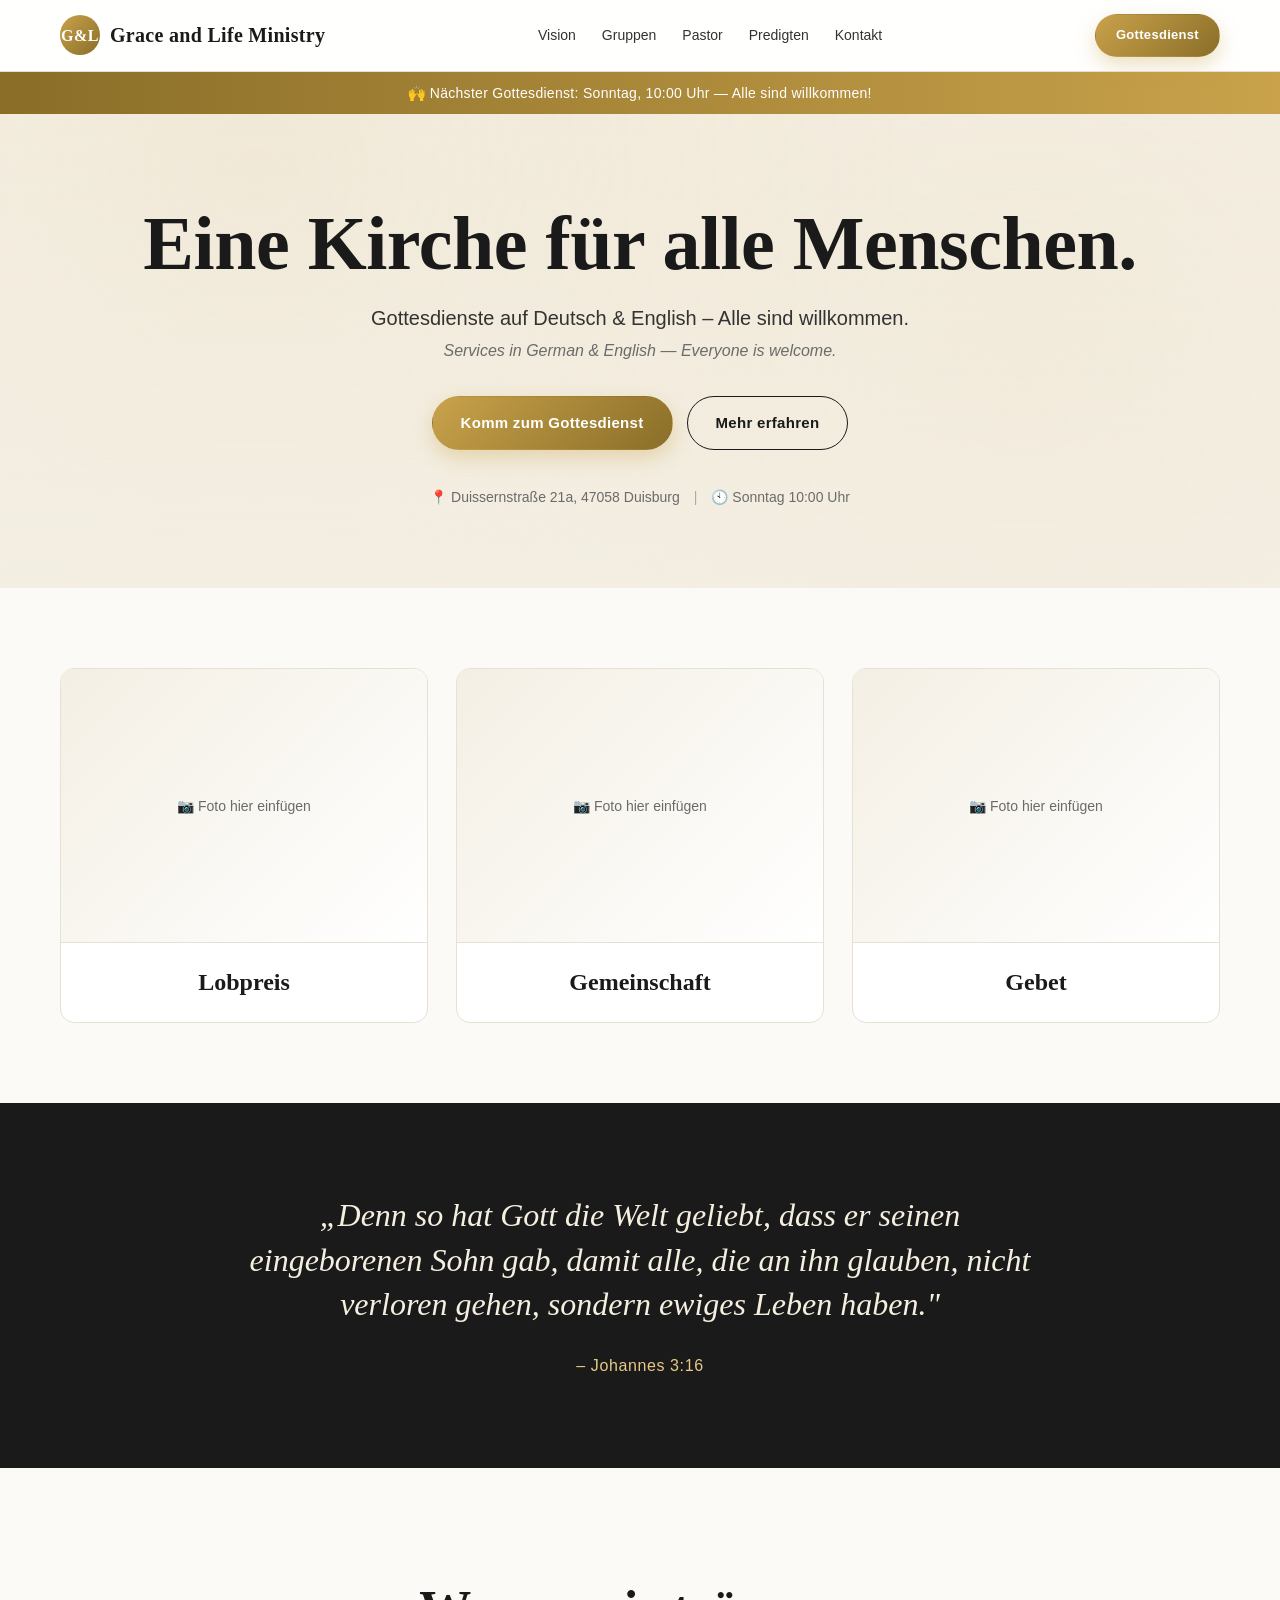
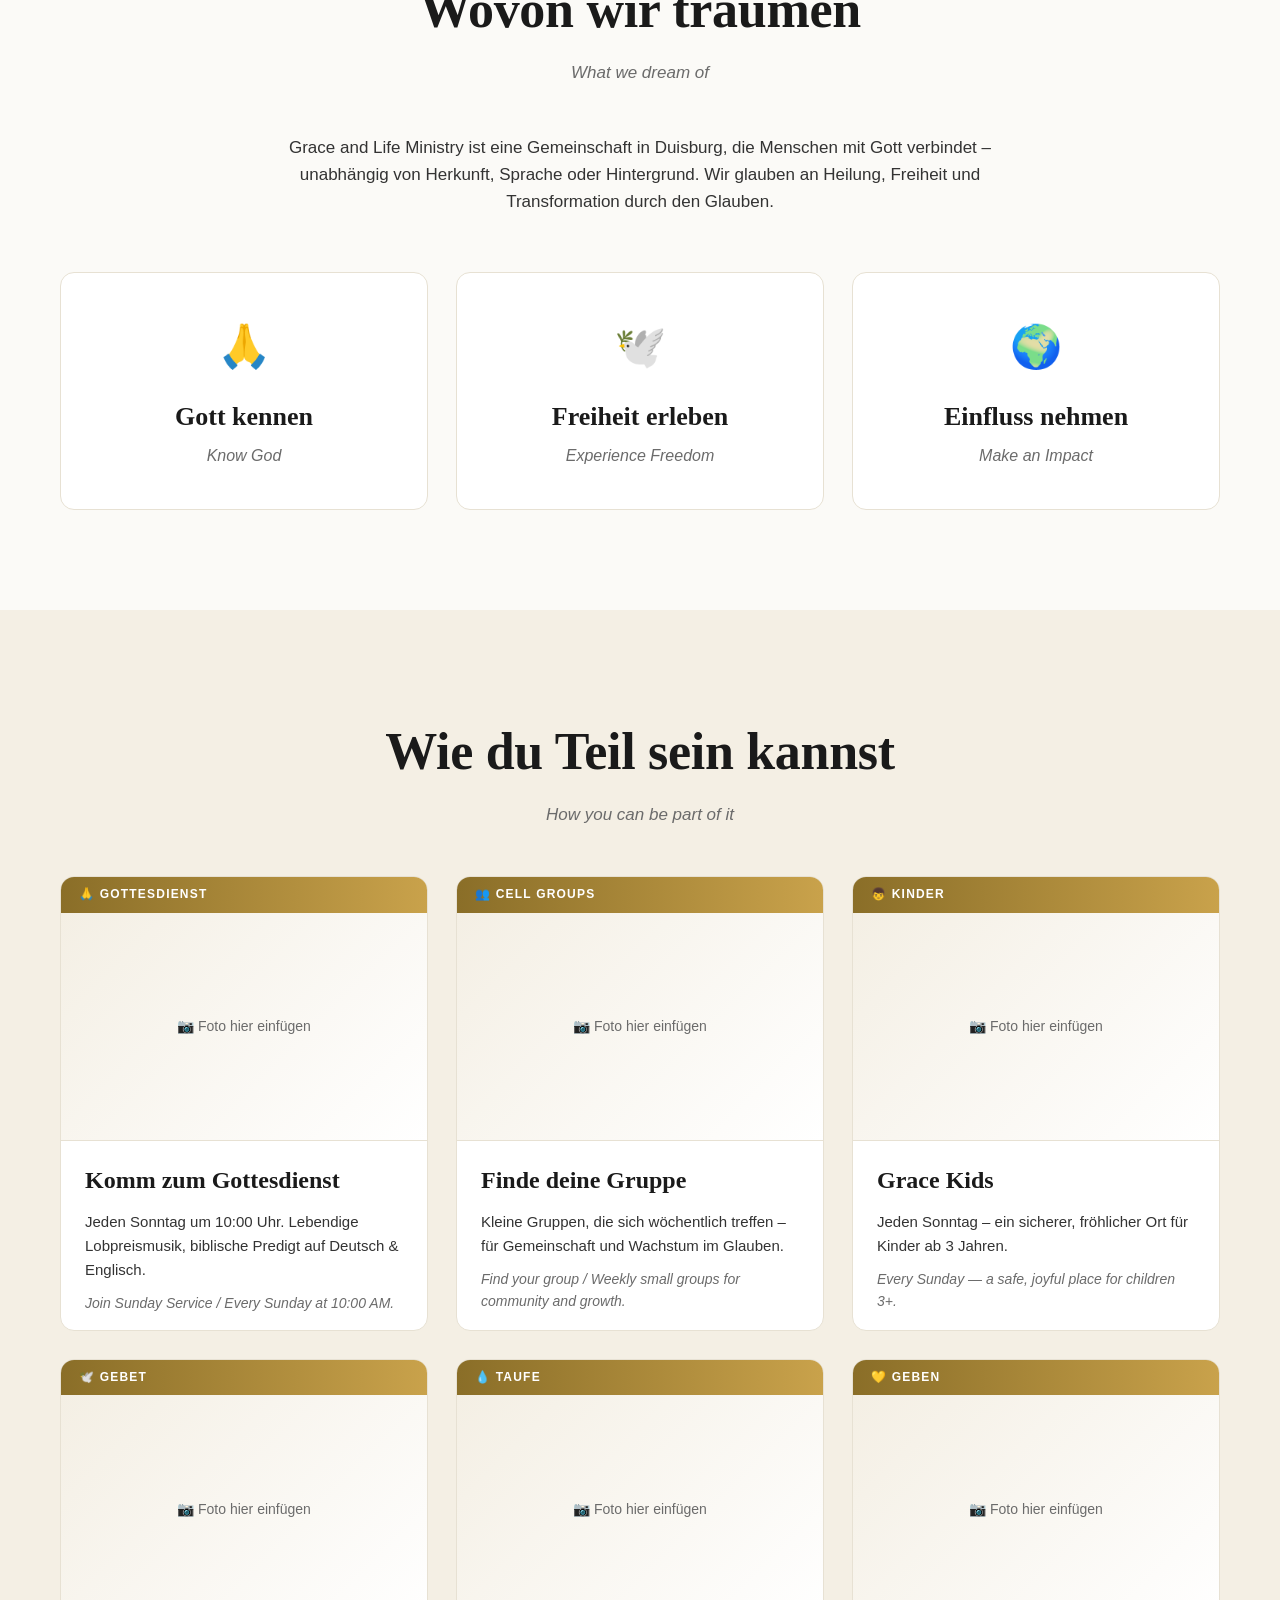
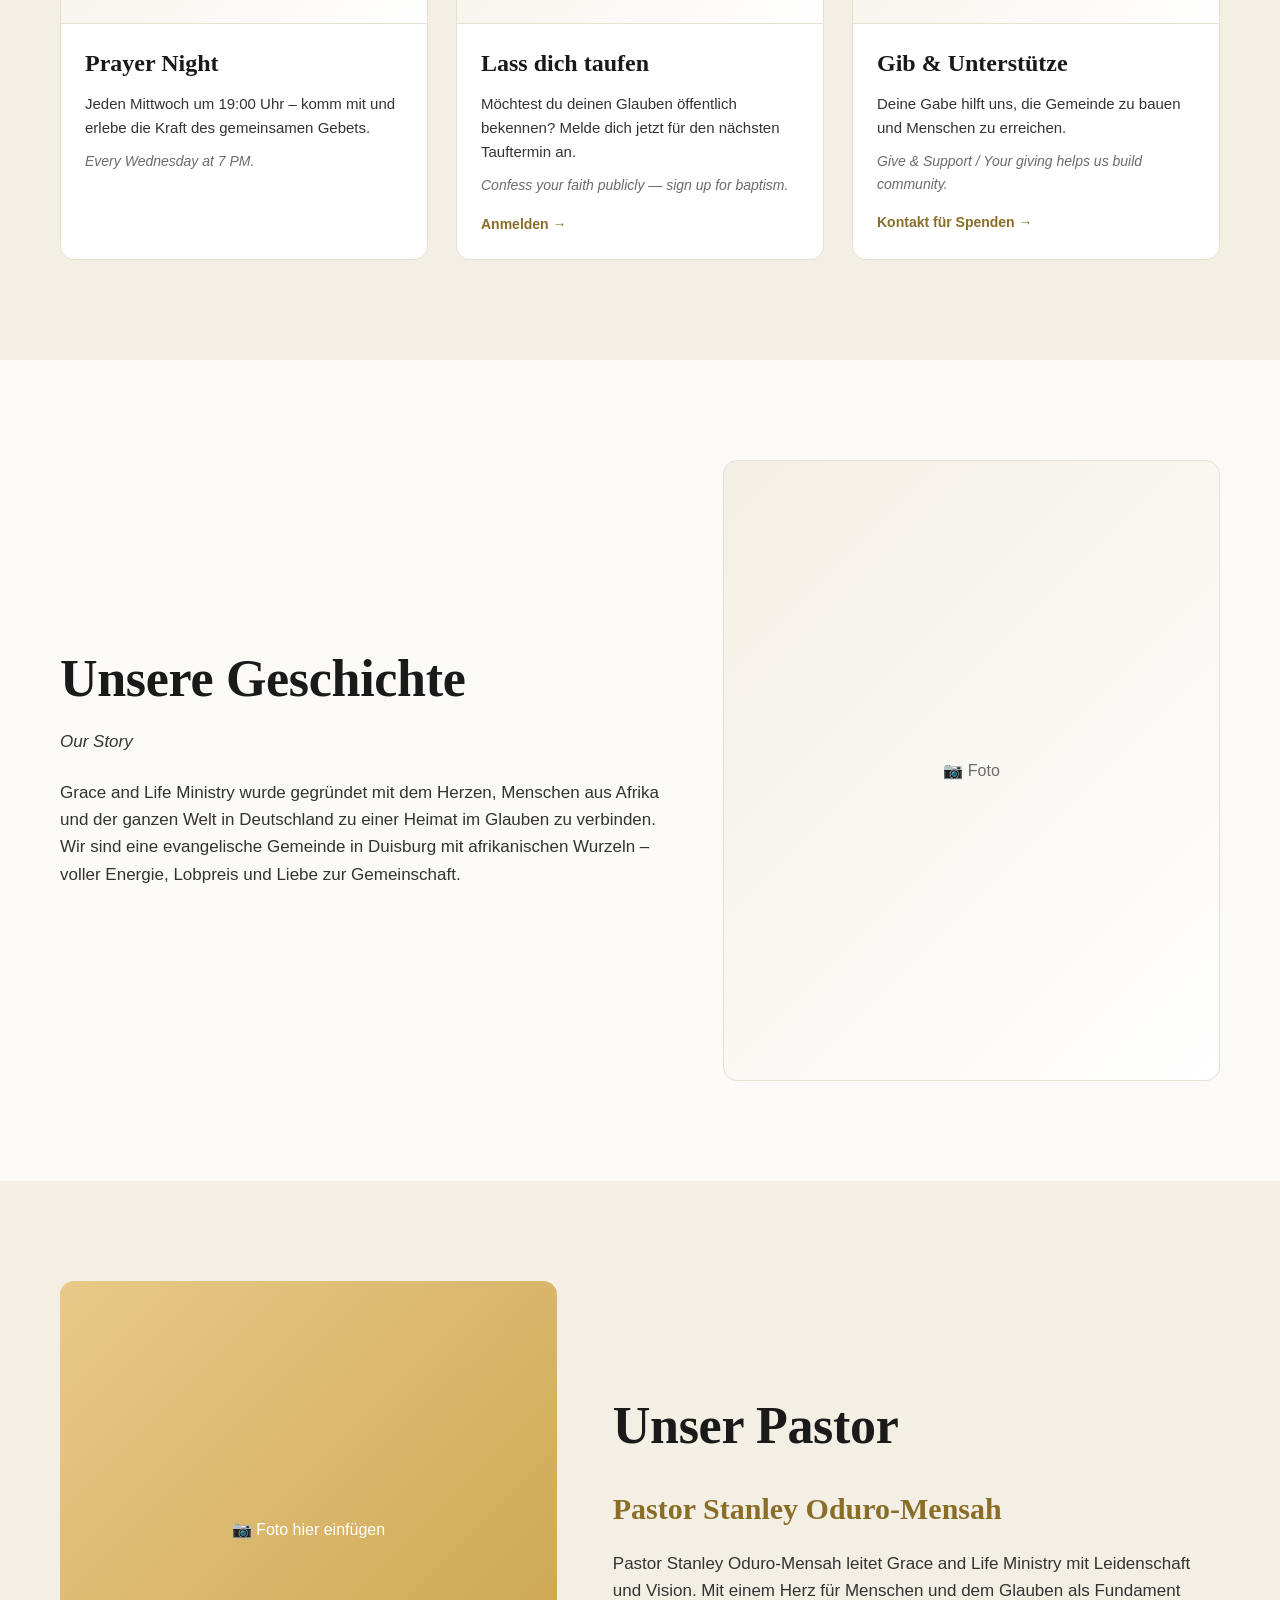
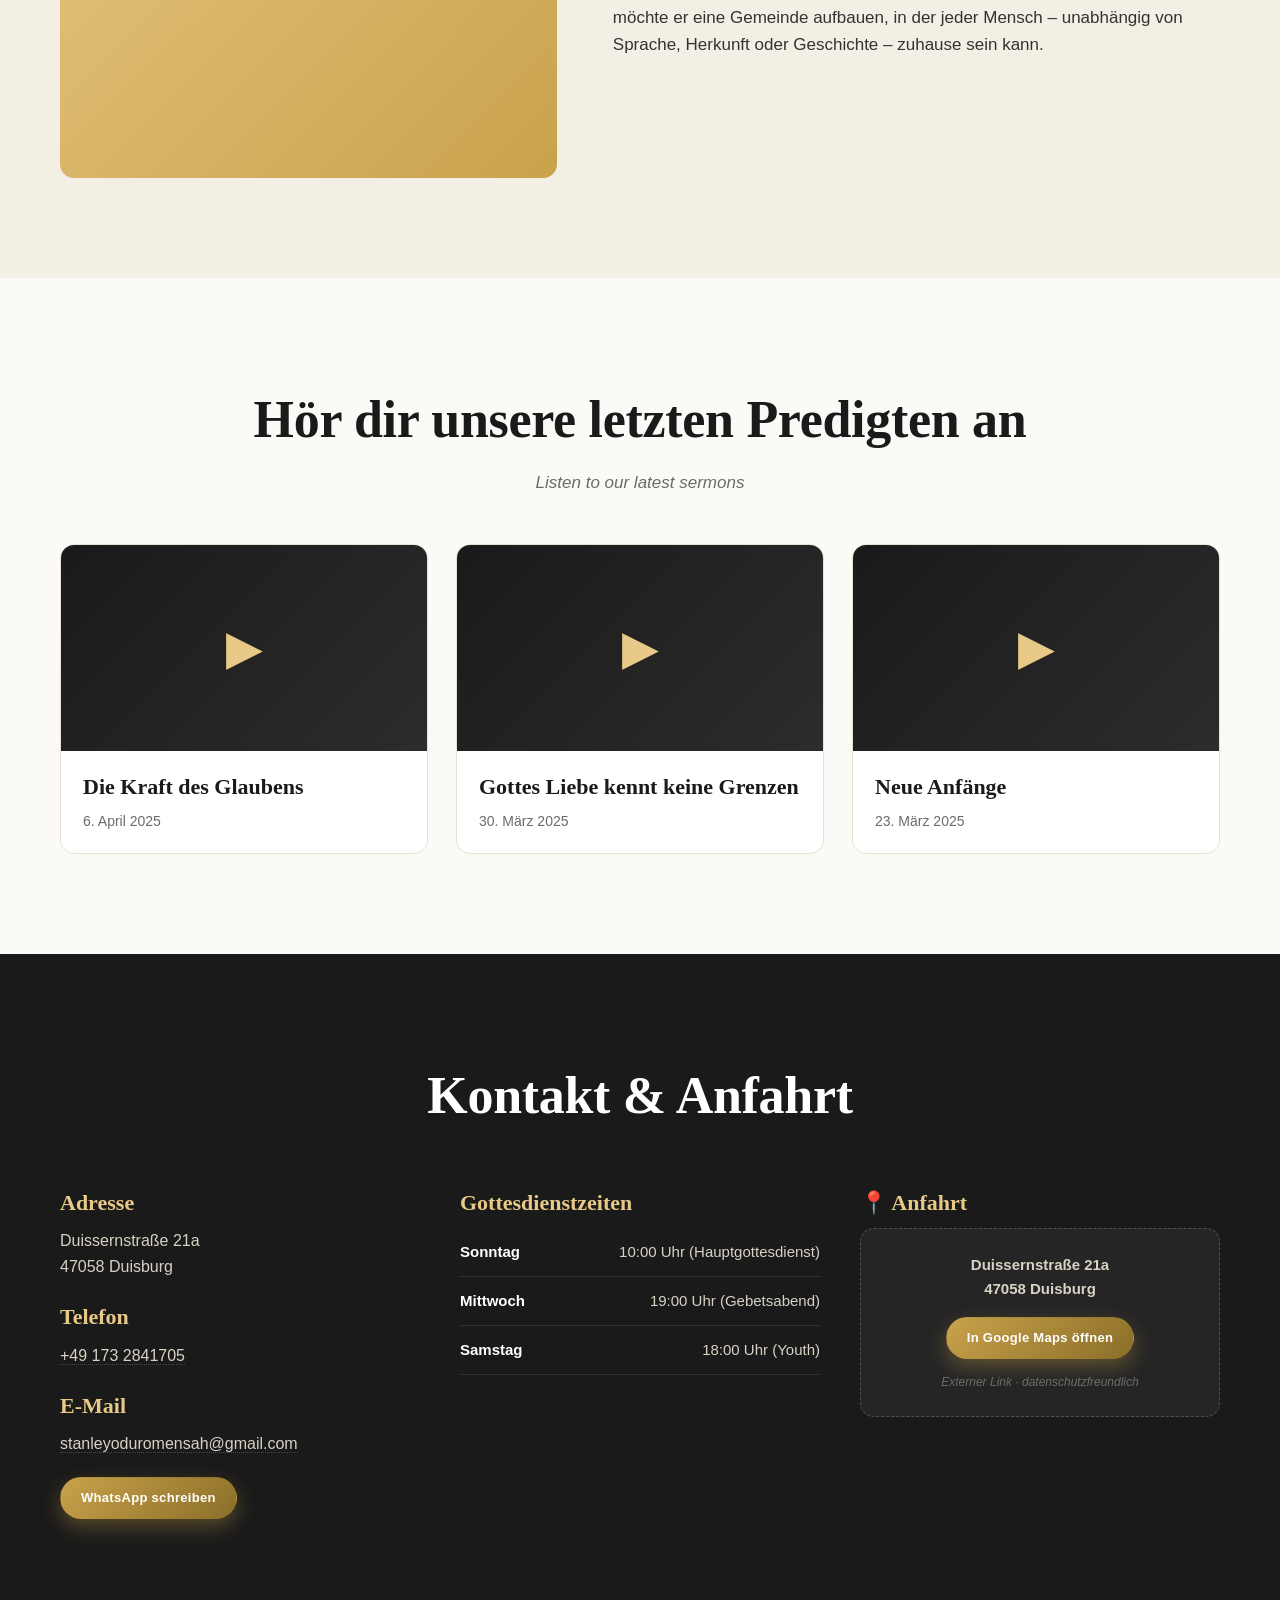
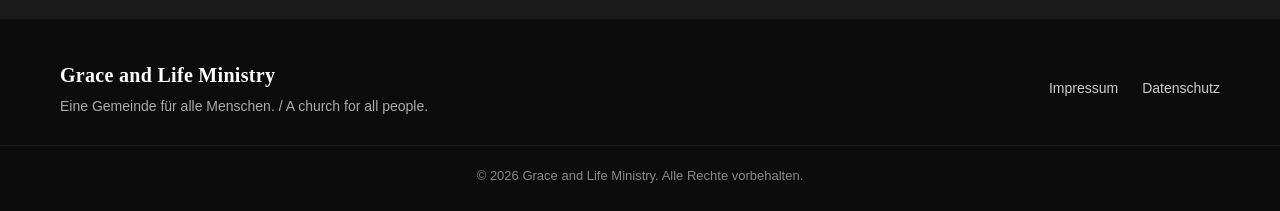
<file: index.html>
<!DOCTYPE html>
<html lang="de">
<head>
<meta charset="UTF-8" />
<meta name="viewport" content="width=device-width, initial-scale=1.0" />
<title>Grace and Life Ministry – Eine Kirche für alle Menschen in Duisburg</title>
<meta name="description" content="Grace and Life Ministry – eine evangelische Gemeinde in Duisburg mit afrikanischen Wurzeln. Gottesdienste auf Deutsch und Englisch. Alle sind willkommen." />
<meta name="theme-color" content="#c9a24b" />
<link rel="icon" href="data:image/svg+xml,%3Csvg xmlns='http://www.w3.org/2000/svg' viewBox='0 0 64 64'%3E%3Cdefs%3E%3ClinearGradient id='g' x1='0' y1='0' x2='1' y2='1'%3E%3Cstop offset='0' stop-color='%23e8c987'/%3E%3Cstop offset='1' stop-color='%238a6e28'/%3E%3C/linearGradient%3E%3C/defs%3E%3Ccircle cx='32' cy='32' r='30' fill='url(%23g)'/%3E%3Ctext x='32' y='42' font-family='Georgia,serif' font-size='28' font-weight='700' fill='white' text-anchor='middle'%3EG%26L%3C/text%3E%3C/svg%3E" />
<link rel="stylesheet" href="style.css" />
</head>
<body>
<header class="navbar">
  <div class="container nav-inner">
    <a class="brand" href="#top">
      <span class="brand-mark">G&amp;L</span>
      <span class="brand-name">Grace and Life Ministry</span>
    </a>
    <nav class="nav-links">
      <a href="#vision">Vision</a>
      <a href="#gruppen">Gruppen</a>
      <a href="#pastor">Pastor</a>
      <a href="#predigten">Predigten</a>
      <a href="#kontakt">Kontakt</a>
    </nav>
    <a href="#kontakt" class="btn btn-gold btn-sm">Gottesdienst</a>
  </div>
</header>

<section id="top" class="hero">
  <div class="hero-banner">🙌 Nächster Gottesdienst: Sonntag, 10:00 Uhr — Alle sind willkommen!</div>
  <div class="container hero-inner">
    <h1 class="hero-title">Eine Kirche für alle Menschen.</h1>
    <p class="hero-sub-de">Gottesdienste auf Deutsch &amp; English – Alle sind willkommen.</p>
    <p class="hero-sub-en">Services in German &amp; English — Everyone is welcome.</p>
    <div class="hero-ctas">
      <a href="#kontakt" class="btn btn-gold">Komm zum Gottesdienst</a>
      <a href="#vision" class="btn btn-ghost">Mehr erfahren</a>
    </div>
    <div class="hero-meta">
      <span>📍 Duissernstraße 21a, 47058 Duisburg</span>
      <span class="dot">|</span>
      <span>🕙 Sonntag 10:00 Uhr</span>
    </div>
  </div>
</section>

<section class="pillars">
  <div class="container pillars-grid">
    <article class="pillar">
      <div class="pillar-photo">📷 Foto hier einfügen</div>
      <h3>Lobpreis</h3>
    </article>
    <article class="pillar">
      <div class="pillar-photo">📷 Foto hier einfügen</div>
      <h3>Gemeinschaft</h3>
    </article>
    <article class="pillar">
      <div class="pillar-photo">📷 Foto hier einfügen</div>
      <h3>Gebet</h3>
    </article>
  </div>
</section>

<section class="scripture">
  <div class="container">
    <blockquote>
      „Denn so hat Gott die Welt geliebt, dass er seinen eingeborenen Sohn gab, damit alle, die an ihn glauben, nicht verloren gehen, sondern ewiges Leben haben."
      <cite>– Johannes 3:16</cite>
    </blockquote>
  </div>
</section>

<section id="vision" class="vision">
  <div class="container">
    <h2 class="section-title">Wovon wir träumen</h2>
    <p class="section-subtitle">What we dream of</p>
    <p class="vision-text">Grace and Life Ministry ist eine Gemeinschaft in Duisburg, die Menschen mit Gott verbindet – unabhängig von Herkunft, Sprache oder Hintergrund. Wir glauben an Heilung, Freiheit und Transformation durch den Glauben.</p>
    <div class="vision-grid">
      <div class="vision-card">
        <div class="vision-icon">🙏</div>
        <h3>Gott kennen</h3>
        <p>Know God</p>
      </div>
      <div class="vision-card">
        <div class="vision-icon">🕊️</div>
        <h3>Freiheit erleben</h3>
        <p>Experience Freedom</p>
      </div>
      <div class="vision-card">
        <div class="vision-icon">🌍</div>
        <h3>Einfluss nehmen</h3>
        <p>Make an Impact</p>
      </div>
    </div>
  </div>
</section>

<section id="gruppen" class="groups">
  <div class="container">
    <h2 class="section-title">Wie du Teil sein kannst</h2>
    <p class="section-subtitle">How you can be part of it</p>
    <div class="groups-grid">
      <article class="group-card">
        <div class="group-tag">🙏 GOTTESDIENST</div>
        <div class="group-photo">📷 Foto hier einfügen</div>
        <h3>Komm zum Gottesdienst</h3>
        <p>Jeden Sonntag um 10:00 Uhr. Lebendige Lobpreismusik, biblische Predigt auf Deutsch &amp; Englisch.</p>
        <p class="group-en">Join Sunday Service / Every Sunday at 10:00 AM.</p>
      </article>
      <article class="group-card">
        <div class="group-tag">👥 CELL GROUPS</div>
        <div class="group-photo">📷 Foto hier einfügen</div>
        <h3>Finde deine Gruppe</h3>
        <p>Kleine Gruppen, die sich wöchentlich treffen – für Gemeinschaft und Wachstum im Glauben.</p>
        <p class="group-en">Find your group / Weekly small groups for community and growth.</p>
      </article>
      <article class="group-card">
        <div class="group-tag">👦 KINDER</div>
        <div class="group-photo">📷 Foto hier einfügen</div>
        <h3>Grace Kids</h3>
        <p>Jeden Sonntag – ein sicherer, fröhlicher Ort für Kinder ab 3 Jahren.</p>
        <p class="group-en">Every Sunday — a safe, joyful place for children 3+.</p>
      </article>
      <article class="group-card">
        <div class="group-tag">🕊️ GEBET</div>
        <div class="group-photo">📷 Foto hier einfügen</div>
        <h3>Prayer Night</h3>
        <p>Jeden Mittwoch um 19:00 Uhr – komm mit und erlebe die Kraft des gemeinsamen Gebets.</p>
        <p class="group-en">Every Wednesday at 7 PM.</p>
      </article>
      <article class="group-card">
        <div class="group-tag">💧 TAUFE</div>
        <div class="group-photo">📷 Foto hier einfügen</div>
        <h3>Lass dich taufen</h3>
        <p>Möchtest du deinen Glauben öffentlich bekennen? Melde dich jetzt für den nächsten Tauftermin an.</p>
        <p class="group-en">Confess your faith publicly — sign up for baptism.</p>
        <a class="group-link" href="mailto:stanleyoduromensah@gmail.com?subject=Anmeldung%20Taufe">Anmelden →</a>
      </article>
      <article class="group-card">
        <div class="group-tag">💛 GEBEN</div>
        <div class="group-photo">📷 Foto hier einfügen</div>
        <h3>Gib &amp; Unterstütze</h3>
        <p>Deine Gabe hilft uns, die Gemeinde zu bauen und Menschen zu erreichen.</p>
        <p class="group-en">Give &amp; Support / Your giving helps us build community.</p>
        <a class="group-link" href="mailto:stanleyoduromensah@gmail.com?subject=Spende%20%26%20Unterst%C3%BCtzung">Kontakt für Spenden →</a>
      </article>
    </div>
  </div>
</section>

<section id="story" class="story">
  <div class="container story-inner">
    <div class="story-text">
      <h2 class="section-title">Unsere Geschichte</h2>
      <p class="section-subtitle">Our Story</p>
      <p>Grace and Life Ministry wurde gegründet mit dem Herzen, Menschen aus Afrika und der ganzen Welt in Deutschland zu einer Heimat im Glauben zu verbinden. Wir sind eine evangelische Gemeinde in Duisburg mit afrikanischen Wurzeln – voller Energie, Lobpreis und Liebe zur Gemeinschaft.</p>
    </div>
    <div class="story-photo">📷 Foto</div>
  </div>
</section>

<section id="pastor" class="pastor">
  <div class="container pastor-inner">
    <div class="pastor-photo">📷 Foto hier einfügen</div>
    <div class="pastor-text">
      <h2 class="section-title">Unser Pastor</h2>
      <h3 class="pastor-name">Pastor Stanley Oduro-Mensah</h3>
      <p>Pastor Stanley Oduro-Mensah leitet Grace and Life Ministry mit Leidenschaft und Vision. Mit einem Herz für Menschen und dem Glauben als Fundament möchte er eine Gemeinde aufbauen, in der jeder Mensch – unabhängig von Sprache, Herkunft oder Geschichte – zuhause sein kann.</p>
    </div>
  </div>
</section>

<section id="predigten" class="sermons">
  <div class="container">
    <h2 class="section-title">Hör dir unsere letzten Predigten an</h2>
    <p class="section-subtitle">Listen to our latest sermons</p>
    <div class="sermons-grid">
      <article class="sermon-card">
        <div class="sermon-thumb">▶</div>
        <h3>Die Kraft des Glaubens</h3>
        <time>6. April 2025</time>
      </article>
      <article class="sermon-card">
        <div class="sermon-thumb">▶</div>
        <h3>Gottes Liebe kennt keine Grenzen</h3>
        <time>30. März 2025</time>
      </article>
      <article class="sermon-card">
        <div class="sermon-thumb">▶</div>
        <h3>Neue Anfänge</h3>
        <time>23. März 2025</time>
      </article>
    </div>
  </div>
</section>

<section id="kontakt" class="contact">
  <div class="container">
    <h2 class="section-title">Kontakt &amp; Anfahrt</h2>
    <div class="contact-grid">
      <div class="contact-col">
        <h3>Adresse</h3>
        <p>Duissernstraße 21a<br />47058 Duisburg</p>
        <h3>Telefon</h3>
        <p><a href="tel:+4917328417005">+49 173 2841705</a></p>
        <h3>E-Mail</h3>
        <p><a href="mailto:stanleyoduromensah@gmail.com">stanleyoduromensah@gmail.com</a></p>
        <a href="https://wa.me/4917328417005" class="btn btn-gold btn-sm" target="_blank" rel="noopener">WhatsApp schreiben</a>
      </div>
      <div class="contact-col">
        <h3>Gottesdienstzeiten</h3>
        <ul class="times">
          <li><strong>Sonntag</strong><span>10:00 Uhr (Hauptgottesdienst)</span></li>
          <li><strong>Mittwoch</strong><span>19:00 Uhr (Gebetsabend)</span></li>
          <li><strong>Samstag</strong><span>18:00 Uhr (Youth)</span></li>
        </ul>
      </div>
      <div class="contact-col">
        <h3>📍 Anfahrt</h3>
        <div class="map-placeholder">
          <p><strong>Duissernstraße 21a<br />47058 Duisburg</strong></p>
          <a href="https://www.google.com/maps/search/?api=1&query=Duissernstra%C3%9Fe+21a+47058+Duisburg" class="btn btn-gold btn-sm" target="_blank" rel="noopener">In Google Maps öffnen</a>
          <p class="map-note">Externer Link · datenschutzfreundlich</p>
        </div>
      </div>
    </div>
  </div>
</section>

<footer class="footer">
  <div class="container footer-inner">
    <div>
      <div class="brand-name">Grace and Life Ministry</div>
      <p>Eine Gemeinde für alle Menschen. / A church for all people.</p>
    </div>
    <div class="footer-links">
      <a href="impressum.html">Impressum</a>
      <a href="datenschutz.html">Datenschutz</a>
    </div>
  </div>
  <div class="footer-copy">© 2026 Grace and Life Ministry. Alle Rechte vorbehalten.</div>
</footer>
</body>
</html>
</file>
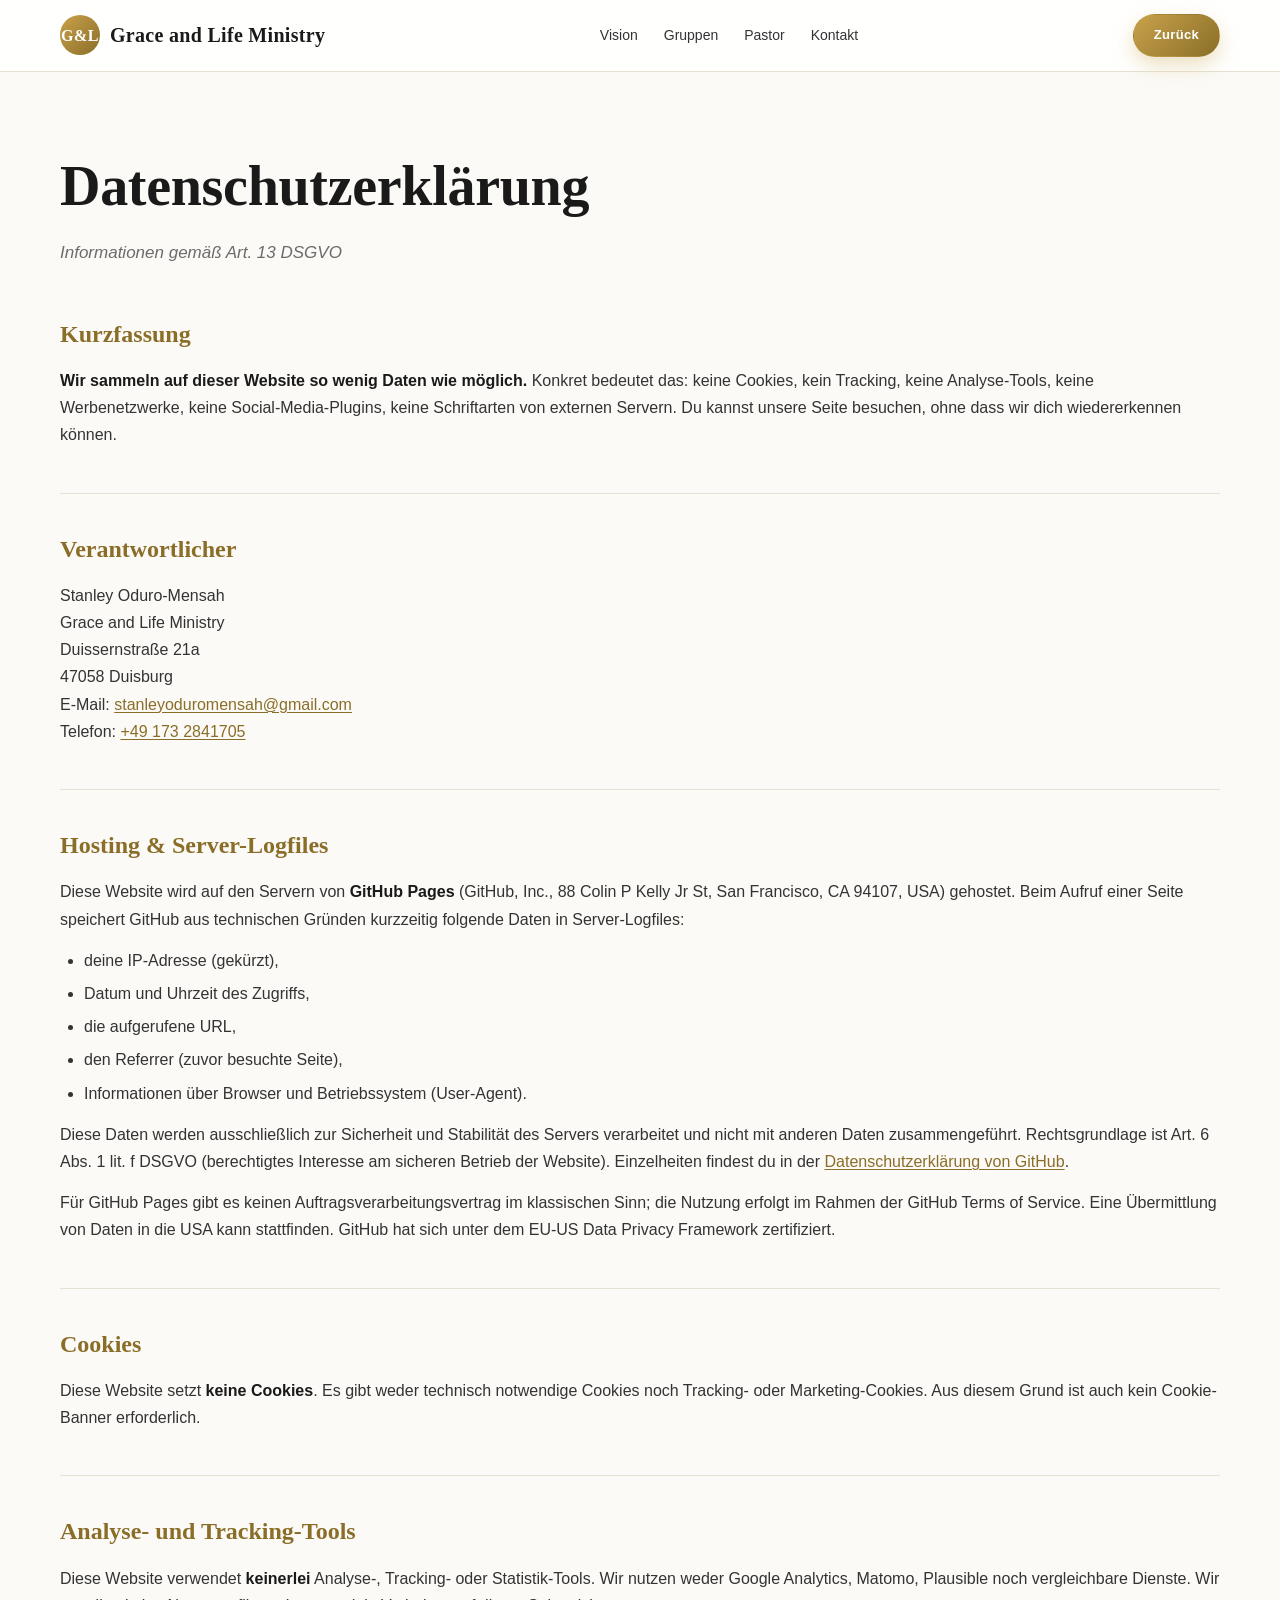
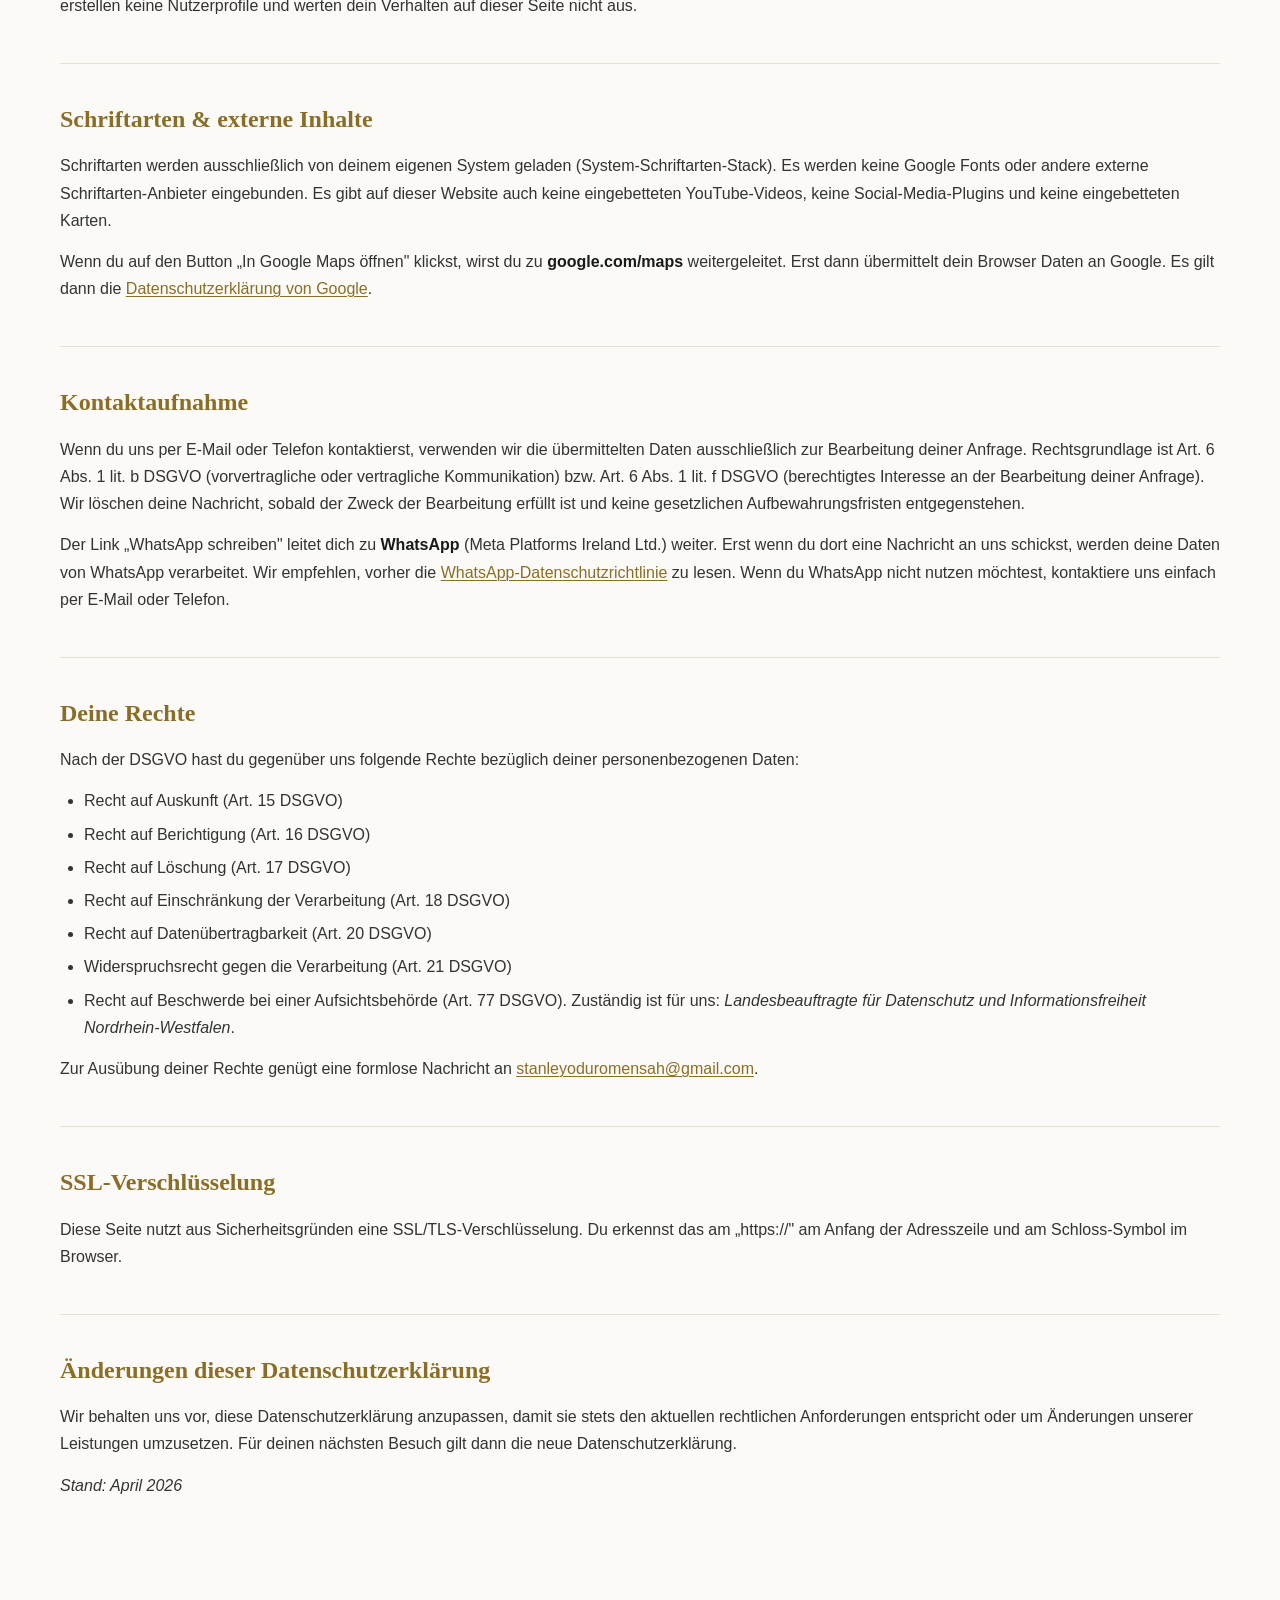
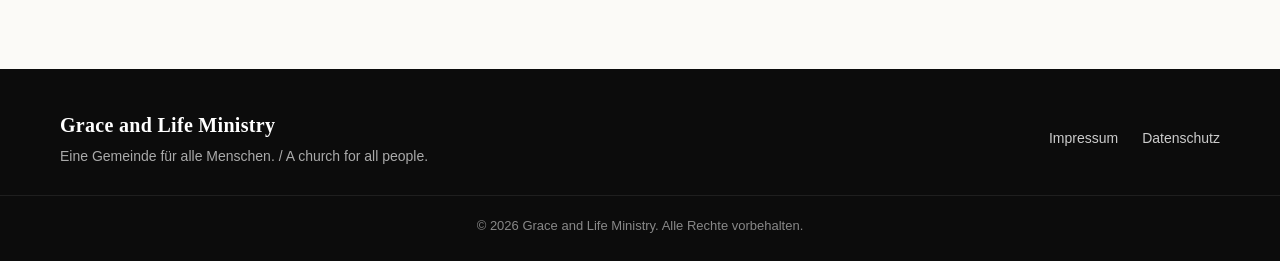
<file: datenschutz.html>
<!DOCTYPE html>
<html lang="de">
<head>
<meta charset="UTF-8" />
<meta name="viewport" content="width=device-width, initial-scale=1.0" />
<title>Datenschutz – Grace and Life Ministry</title>
<meta name="description" content="Datenschutzerklärung für graceandministry.life – keine Cookies, kein Tracking, keine Analyse." />
<meta name="theme-color" content="#c9a24b" />
<link rel="icon" href="data:image/svg+xml,%3Csvg xmlns='http://www.w3.org/2000/svg' viewBox='0 0 64 64'%3E%3Cdefs%3E%3ClinearGradient id='g' x1='0' y1='0' x2='1' y2='1'%3E%3Cstop offset='0' stop-color='%23e8c987'/%3E%3Cstop offset='1' stop-color='%238a6e28'/%3E%3C/linearGradient%3E%3C/defs%3E%3Ccircle cx='32' cy='32' r='30' fill='url(%23g)'/%3E%3Ctext x='32' y='42' font-family='Georgia,serif' font-size='28' font-weight='700' fill='white' text-anchor='middle'%3EG%26L%3C/text%3E%3C/svg%3E" />
<link rel="stylesheet" href="style.css" />
</head>
<body>
<header class="navbar">
  <div class="container nav-inner">
    <a class="brand" href="index.html">
      <span class="brand-mark">G&amp;L</span>
      <span class="brand-name">Grace and Life Ministry</span>
    </a>
    <nav class="nav-links">
      <a href="index.html#vision">Vision</a>
      <a href="index.html#gruppen">Gruppen</a>
      <a href="index.html#pastor">Pastor</a>
      <a href="index.html#kontakt">Kontakt</a>
    </nav>
    <a href="index.html" class="btn btn-gold btn-sm">Zurück</a>
  </div>
</header>

<main class="legal">
  <div class="container">
    <h1 class="legal-title">Datenschutzerklärung</h1>
    <p class="legal-sub">Informationen gemäß Art. 13 DSGVO</p>

    <section class="legal-block">
      <h2>Kurzfassung</h2>
      <p><strong>Wir sammeln auf dieser Website so wenig Daten wie möglich.</strong> Konkret bedeutet das: keine Cookies, kein Tracking, keine Analyse-Tools, keine Werbenetzwerke, keine Social-Media-Plugins, keine Schriftarten von externen Servern. Du kannst unsere Seite besuchen, ohne dass wir dich wiedererkennen können.</p>
    </section>

    <section class="legal-block">
      <h2>Verantwortlicher</h2>
      <p>
        Stanley Oduro-Mensah<br />
        Grace and Life Ministry<br />
        Duissernstraße 21a<br />
        47058 Duisburg<br />
        E-Mail: <a href="mailto:stanleyoduromensah@gmail.com">stanleyoduromensah@gmail.com</a><br />
        Telefon: <a href="tel:+4917328417005">+49 173 2841705</a>
      </p>
    </section>

    <section class="legal-block">
      <h2>Hosting &amp; Server-Logfiles</h2>
      <p>Diese Website wird auf den Servern von <strong>GitHub Pages</strong> (GitHub, Inc., 88 Colin P Kelly Jr St, San Francisco, CA 94107, USA) gehostet. Beim Aufruf einer Seite speichert GitHub aus technischen Gründen kurzzeitig folgende Daten in Server-Logfiles:</p>
      <ul>
        <li>deine IP-Adresse (gekürzt),</li>
        <li>Datum und Uhrzeit des Zugriffs,</li>
        <li>die aufgerufene URL,</li>
        <li>den Referrer (zuvor besuchte Seite),</li>
        <li>Informationen über Browser und Betriebssystem (User-Agent).</li>
      </ul>
      <p>Diese Daten werden ausschließlich zur Sicherheit und Stabilität des Servers verarbeitet und nicht mit anderen Daten zusammengeführt. Rechtsgrundlage ist Art. 6 Abs. 1 lit. f DSGVO (berechtigtes Interesse am sicheren Betrieb der Website). Einzelheiten findest du in der <a href="https://docs.github.com/en/site-policy/privacy-policies/github-general-privacy-statement" target="_blank" rel="noopener">Datenschutzerklärung von GitHub</a>.</p>
      <p>Für GitHub Pages gibt es keinen Auftragsverarbeitungsvertrag im klassischen Sinn; die Nutzung erfolgt im Rahmen der GitHub Terms of Service. Eine Übermittlung von Daten in die USA kann stattfinden. GitHub hat sich unter dem EU-US Data Privacy Framework zertifiziert.</p>
    </section>

    <section class="legal-block">
      <h2>Cookies</h2>
      <p>Diese Website setzt <strong>keine Cookies</strong>. Es gibt weder technisch notwendige Cookies noch Tracking- oder Marketing-Cookies. Aus diesem Grund ist auch kein Cookie-Banner erforderlich.</p>
    </section>

    <section class="legal-block">
      <h2>Analyse- und Tracking-Tools</h2>
      <p>Diese Website verwendet <strong>keinerlei</strong> Analyse-, Tracking- oder Statistik-Tools. Wir nutzen weder Google Analytics, Matomo, Plausible noch vergleichbare Dienste. Wir erstellen keine Nutzerprofile und werten dein Verhalten auf dieser Seite nicht aus.</p>
    </section>

    <section class="legal-block">
      <h2>Schriftarten &amp; externe Inhalte</h2>
      <p>Schriftarten werden ausschließlich von deinem eigenen System geladen (System-Schriftarten-Stack). Es werden keine Google Fonts oder andere externe Schriftarten-Anbieter eingebunden. Es gibt auf dieser Website auch keine eingebetteten YouTube-Videos, keine Social-Media-Plugins und keine eingebetteten Karten.</p>
      <p>Wenn du auf den Button „In Google Maps öffnen" klickst, wirst du zu <strong>google.com/maps</strong> weitergeleitet. Erst dann übermittelt dein Browser Daten an Google. Es gilt dann die <a href="https://policies.google.com/privacy" target="_blank" rel="noopener">Datenschutzerklärung von Google</a>.</p>
    </section>

    <section class="legal-block">
      <h2>Kontaktaufnahme</h2>
      <p>Wenn du uns per E-Mail oder Telefon kontaktierst, verwenden wir die übermittelten Daten ausschließlich zur Bearbeitung deiner Anfrage. Rechtsgrundlage ist Art. 6 Abs. 1 lit. b DSGVO (vorvertragliche oder vertragliche Kommunikation) bzw. Art. 6 Abs. 1 lit. f DSGVO (berechtigtes Interesse an der Bearbeitung deiner Anfrage). Wir löschen deine Nachricht, sobald der Zweck der Bearbeitung erfüllt ist und keine gesetzlichen Aufbewahrungsfristen entgegenstehen.</p>
      <p>Der Link „WhatsApp schreiben" leitet dich zu <strong>WhatsApp</strong> (Meta Platforms Ireland Ltd.) weiter. Erst wenn du dort eine Nachricht an uns schickst, werden deine Daten von WhatsApp verarbeitet. Wir empfehlen, vorher die <a href="https://www.whatsapp.com/legal/privacy-policy-eea" target="_blank" rel="noopener">WhatsApp-Datenschutzrichtlinie</a> zu lesen. Wenn du WhatsApp nicht nutzen möchtest, kontaktiere uns einfach per E-Mail oder Telefon.</p>
    </section>

    <section class="legal-block">
      <h2>Deine Rechte</h2>
      <p>Nach der DSGVO hast du gegenüber uns folgende Rechte bezüglich deiner personenbezogenen Daten:</p>
      <ul>
        <li>Recht auf Auskunft (Art. 15 DSGVO)</li>
        <li>Recht auf Berichtigung (Art. 16 DSGVO)</li>
        <li>Recht auf Löschung (Art. 17 DSGVO)</li>
        <li>Recht auf Einschränkung der Verarbeitung (Art. 18 DSGVO)</li>
        <li>Recht auf Datenübertragbarkeit (Art. 20 DSGVO)</li>
        <li>Widerspruchsrecht gegen die Verarbeitung (Art. 21 DSGVO)</li>
        <li>Recht auf Beschwerde bei einer Aufsichtsbehörde (Art. 77 DSGVO). Zuständig ist für uns: <em>Landesbeauftragte für Datenschutz und Informationsfreiheit Nordrhein-Westfalen</em>.</li>
      </ul>
      <p>Zur Ausübung deiner Rechte genügt eine formlose Nachricht an <a href="mailto:stanleyoduromensah@gmail.com">stanleyoduromensah@gmail.com</a>.</p>
    </section>

    <section class="legal-block">
      <h2>SSL-Verschlüsselung</h2>
      <p>Diese Seite nutzt aus Sicherheitsgründen eine SSL/TLS-Verschlüsselung. Du erkennst das am „https://" am Anfang der Adresszeile und am Schloss-Symbol im Browser.</p>
    </section>

    <section class="legal-block">
      <h2>Änderungen dieser Datenschutzerklärung</h2>
      <p>Wir behalten uns vor, diese Datenschutzerklärung anzupassen, damit sie stets den aktuellen rechtlichen Anforderungen entspricht oder um Änderungen unserer Leistungen umzusetzen. Für deinen nächsten Besuch gilt dann die neue Datenschutzerklärung.</p>
      <p><em>Stand: April 2026</em></p>
    </section>
  </div>
</main>

<footer class="footer">
  <div class="container footer-inner">
    <div>
      <div class="brand-name">Grace and Life Ministry</div>
      <p>Eine Gemeinde für alle Menschen. / A church for all people.</p>
    </div>
    <div class="footer-links">
      <a href="impressum.html">Impressum</a>
      <a href="datenschutz.html">Datenschutz</a>
    </div>
  </div>
  <div class="footer-copy">© 2026 Grace and Life Ministry. Alle Rechte vorbehalten.</div>
</footer>
</body>
</html>
</file>
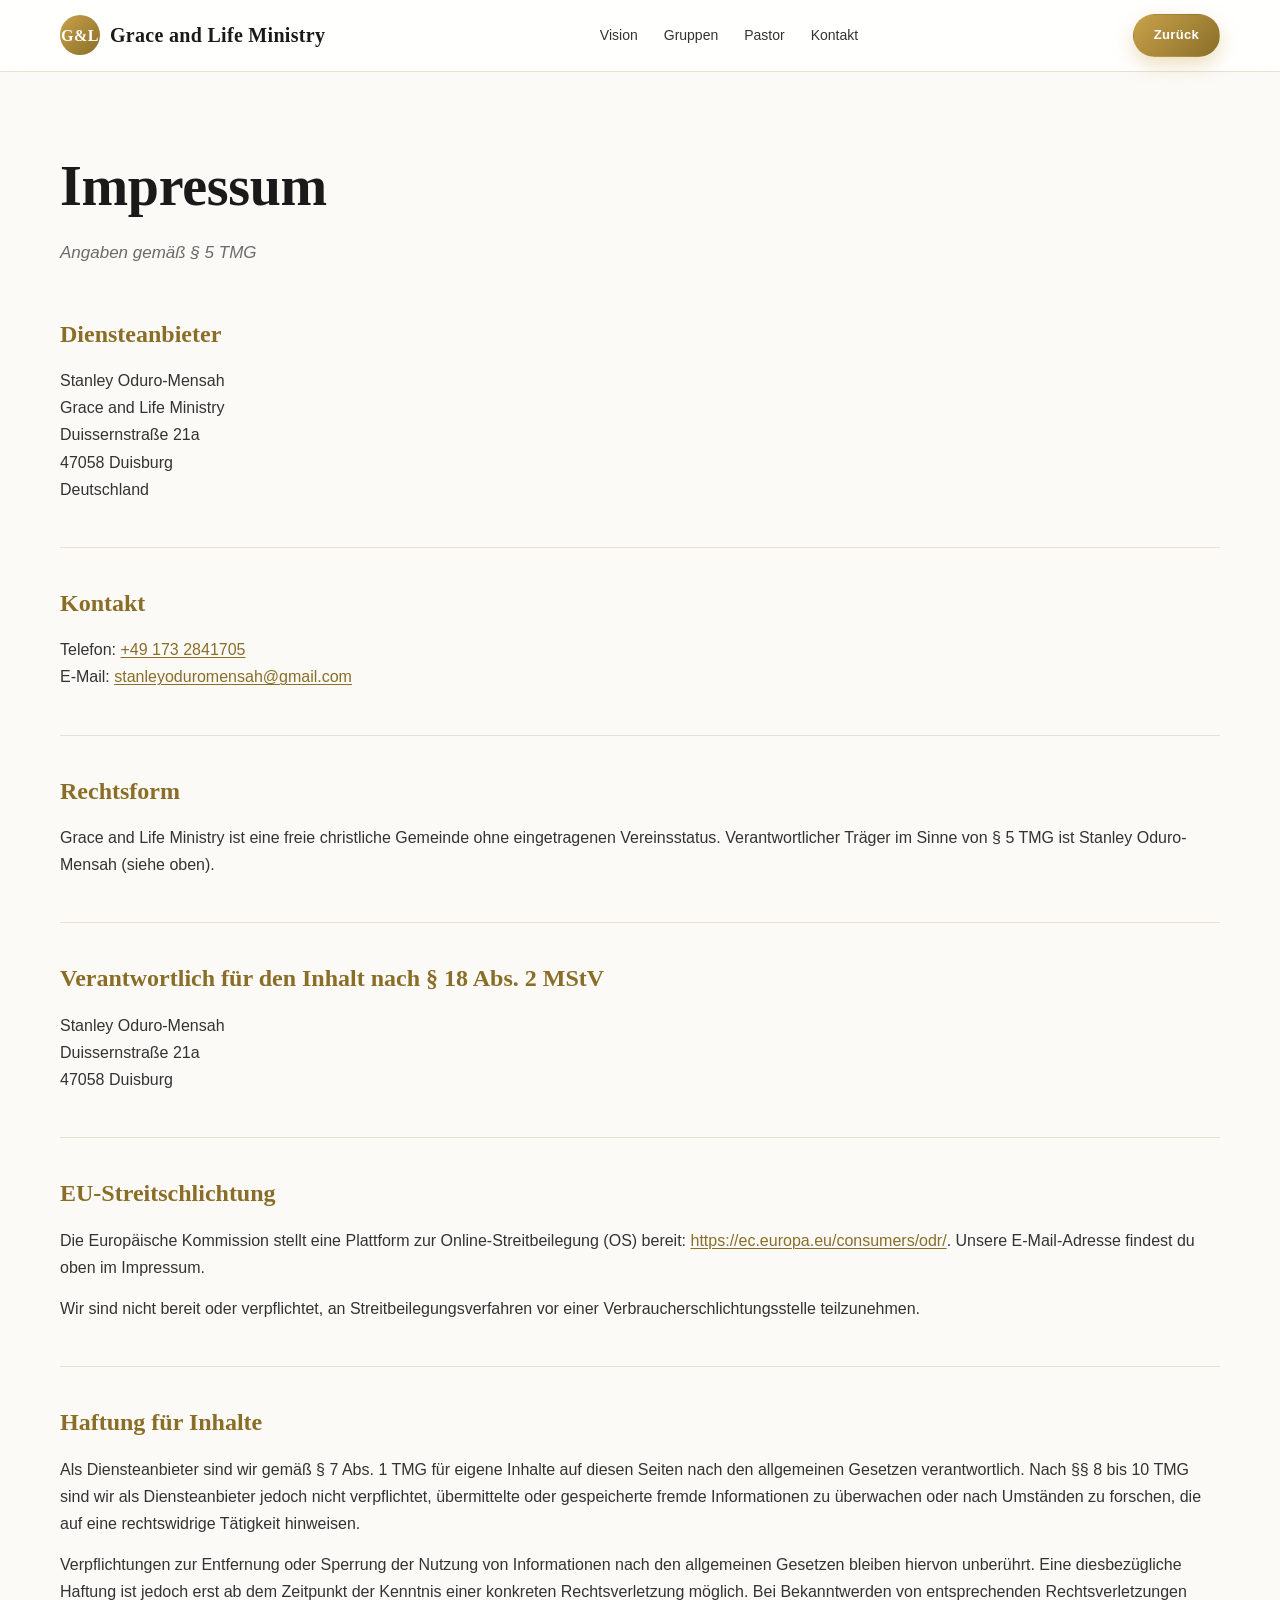
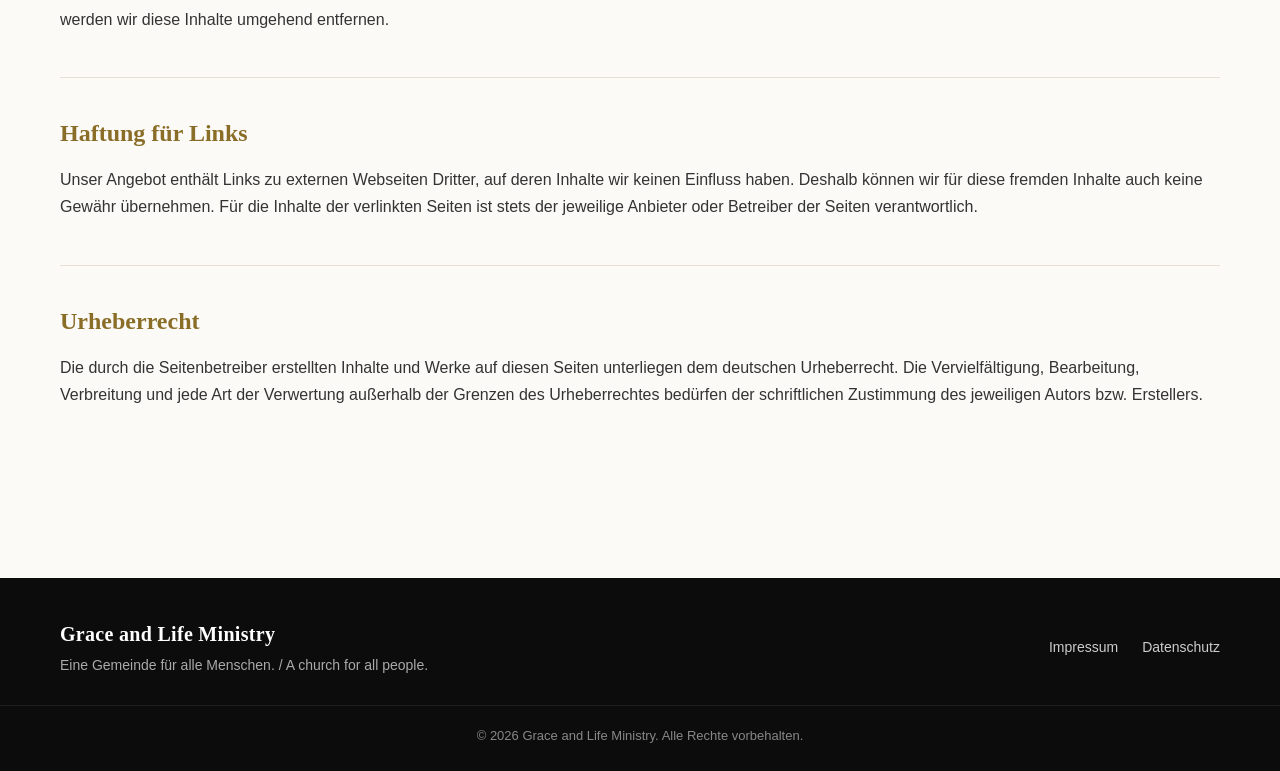
<file: impressum.html>
<!DOCTYPE html>
<html lang="de">
<head>
<meta charset="UTF-8" />
<meta name="viewport" content="width=device-width, initial-scale=1.0" />
<title>Impressum – Grace and Life Ministry</title>
<meta name="description" content="Impressum und gesetzliche Angaben gemäß § 5 TMG für Grace and Life Ministry, Duisburg." />
<meta name="theme-color" content="#c9a24b" />
<link rel="icon" href="data:image/svg+xml,%3Csvg xmlns='http://www.w3.org/2000/svg' viewBox='0 0 64 64'%3E%3Cdefs%3E%3ClinearGradient id='g' x1='0' y1='0' x2='1' y2='1'%3E%3Cstop offset='0' stop-color='%23e8c987'/%3E%3Cstop offset='1' stop-color='%238a6e28'/%3E%3C/linearGradient%3E%3C/defs%3E%3Ccircle cx='32' cy='32' r='30' fill='url(%23g)'/%3E%3Ctext x='32' y='42' font-family='Georgia,serif' font-size='28' font-weight='700' fill='white' text-anchor='middle'%3EG%26L%3C/text%3E%3C/svg%3E" />
<link rel="stylesheet" href="style.css" />
</head>
<body>
<header class="navbar">
  <div class="container nav-inner">
    <a class="brand" href="index.html">
      <span class="brand-mark">G&amp;L</span>
      <span class="brand-name">Grace and Life Ministry</span>
    </a>
    <nav class="nav-links">
      <a href="index.html#vision">Vision</a>
      <a href="index.html#gruppen">Gruppen</a>
      <a href="index.html#pastor">Pastor</a>
      <a href="index.html#kontakt">Kontakt</a>
    </nav>
    <a href="index.html" class="btn btn-gold btn-sm">Zurück</a>
  </div>
</header>

<main class="legal">
  <div class="container">
    <h1 class="legal-title">Impressum</h1>
    <p class="legal-sub">Angaben gemäß § 5 TMG</p>

    <section class="legal-block">
      <h2>Diensteanbieter</h2>
      <p>
        Stanley Oduro-Mensah<br />
        Grace and Life Ministry<br />
        Duissernstraße 21a<br />
        47058 Duisburg<br />
        Deutschland
      </p>
    </section>

    <section class="legal-block">
      <h2>Kontakt</h2>
      <p>
        Telefon: <a href="tel:+4917328417005">+49 173 2841705</a><br />
        E-Mail: <a href="mailto:stanleyoduromensah@gmail.com">stanleyoduromensah@gmail.com</a>
      </p>
    </section>

    <section class="legal-block">
      <h2>Rechtsform</h2>
      <p>Grace and Life Ministry ist eine freie christliche Gemeinde ohne eingetragenen Vereinsstatus. Verantwortlicher Träger im Sinne von § 5 TMG ist Stanley Oduro-Mensah (siehe oben).</p>
    </section>

    <section class="legal-block">
      <h2>Verantwortlich für den Inhalt nach § 18 Abs. 2 MStV</h2>
      <p>
        Stanley Oduro-Mensah<br />
        Duissernstraße 21a<br />
        47058 Duisburg
      </p>
    </section>

    <section class="legal-block">
      <h2>EU-Streitschlichtung</h2>
      <p>Die Europäische Kommission stellt eine Plattform zur Online-Streitbeilegung (OS) bereit: <a href="https://ec.europa.eu/consumers/odr/" target="_blank" rel="noopener">https://ec.europa.eu/consumers/odr/</a>. Unsere E-Mail-Adresse findest du oben im Impressum.</p>
      <p>Wir sind nicht bereit oder verpflichtet, an Streitbeilegungsverfahren vor einer Verbraucherschlichtungsstelle teilzunehmen.</p>
    </section>

    <section class="legal-block">
      <h2>Haftung für Inhalte</h2>
      <p>Als Diensteanbieter sind wir gemäß § 7 Abs. 1 TMG für eigene Inhalte auf diesen Seiten nach den allgemeinen Gesetzen verantwortlich. Nach §§ 8 bis 10 TMG sind wir als Diensteanbieter jedoch nicht verpflichtet, übermittelte oder gespeicherte fremde Informationen zu überwachen oder nach Umständen zu forschen, die auf eine rechtswidrige Tätigkeit hinweisen.</p>
      <p>Verpflichtungen zur Entfernung oder Sperrung der Nutzung von Informationen nach den allgemeinen Gesetzen bleiben hiervon unberührt. Eine diesbezügliche Haftung ist jedoch erst ab dem Zeitpunkt der Kenntnis einer konkreten Rechtsverletzung möglich. Bei Bekanntwerden von entsprechenden Rechtsverletzungen werden wir diese Inhalte umgehend entfernen.</p>
    </section>

    <section class="legal-block">
      <h2>Haftung für Links</h2>
      <p>Unser Angebot enthält Links zu externen Webseiten Dritter, auf deren Inhalte wir keinen Einfluss haben. Deshalb können wir für diese fremden Inhalte auch keine Gewähr übernehmen. Für die Inhalte der verlinkten Seiten ist stets der jeweilige Anbieter oder Betreiber der Seiten verantwortlich.</p>
    </section>

    <section class="legal-block">
      <h2>Urheberrecht</h2>
      <p>Die durch die Seitenbetreiber erstellten Inhalte und Werke auf diesen Seiten unterliegen dem deutschen Urheberrecht. Die Vervielfältigung, Bearbeitung, Verbreitung und jede Art der Verwertung außerhalb der Grenzen des Urheberrechtes bedürfen der schriftlichen Zustimmung des jeweiligen Autors bzw. Erstellers.</p>
    </section>
  </div>
</main>

<footer class="footer">
  <div class="container footer-inner">
    <div>
      <div class="brand-name">Grace and Life Ministry</div>
      <p>Eine Gemeinde für alle Menschen. / A church for all people.</p>
    </div>
    <div class="footer-links">
      <a href="impressum.html">Impressum</a>
      <a href="datenschutz.html">Datenschutz</a>
    </div>
  </div>
  <div class="footer-copy">© 2026 Grace and Life Ministry. Alle Rechte vorbehalten.</div>
</footer>
</body>
</html>
</file>
<file: style.css>
:root {
  --gold: #c9a24b;
  --gold-light: #e8c987;
  --gold-dark: #8a6e28;
  --ink: #1a1a1a;
  --ink-soft: #333;
  --muted: #6b6b6b;
  --bg: #fbfaf7;
  --bg-soft: #f4efe4;
  --bg-dark: #111111;
  --card: #ffffff;
  --border: #e7e1d3;
  --radius: 14px;
  --shadow: 0 10px 30px rgba(0,0,0,0.08);
  --serif: Georgia, 'Cormorant Garamond', 'Times New Roman', Times, serif;
  --sans: -apple-system, BlinkMacSystemFont, 'Segoe UI', Roboto, 'Helvetica Neue', Arial, 'Noto Sans', sans-serif;
}

* { box-sizing: border-box; }
html { scroll-behavior: smooth; }
body {
  margin: 0;
  font-family: var(--sans);
  color: var(--ink);
  background: var(--bg);
  line-height: 1.6;
  -webkit-font-smoothing: antialiased;
  text-rendering: optimizeLegibility;
}
img { max-width: 100%; display: block; }
a { color: inherit; text-decoration: none; }
a:focus-visible, button:focus-visible { outline: 2px solid var(--gold-dark); outline-offset: 2px; border-radius: 4px; }

.container {
  width: min(1160px, 92%);
  margin-inline: auto;
}

/* ========== NAVBAR ========== */
.navbar {
  position: sticky;
  top: 0;
  z-index: 50;
  background: rgba(255,255,255,0.9);
  backdrop-filter: saturate(180%) blur(10px);
  -webkit-backdrop-filter: saturate(180%) blur(10px);
  border-bottom: 1px solid var(--border);
}
.nav-inner {
  display: flex;
  align-items: center;
  justify-content: space-between;
  padding: 14px 0;
  gap: 24px;
}
.brand { display: flex; align-items: center; gap: 10px; }
.brand-mark {
  width: 40px; height: 40px; border-radius: 50%;
  background: linear-gradient(135deg, var(--gold), var(--gold-dark));
  color: #fff;
  display: grid; place-items: center;
  font-family: var(--serif);
  font-weight: 700; font-size: 16px;
  letter-spacing: 0.5px;
}
.brand-name {
  font-family: var(--serif);
  font-size: 20px; font-weight: 600;
  letter-spacing: 0.3px;
}
.nav-links { display: flex; gap: 26px; }
.nav-links a {
  font-size: 14px; font-weight: 500; color: var(--ink-soft);
  transition: color .2s;
}
.nav-links a:hover { color: var(--gold-dark); }

/* ========== BUTTONS ========== */
.btn {
  display: inline-block;
  padding: 14px 28px;
  border-radius: 999px;
  font-weight: 600;
  font-size: 15px;
  letter-spacing: 0.3px;
  transition: transform .15s ease, box-shadow .2s ease, background .2s ease;
  border: 1px solid transparent;
  cursor: pointer;
}
.btn-sm { padding: 10px 20px; font-size: 13px; }
.btn-gold {
  background: linear-gradient(135deg, var(--gold), var(--gold-dark));
  color: #fff;
  box-shadow: 0 8px 20px rgba(201,162,75,0.35);
}
.btn-gold:hover { transform: translateY(-2px); box-shadow: 0 12px 28px rgba(201,162,75,0.45); }
.btn-ghost {
  background: transparent;
  border-color: var(--ink);
  color: var(--ink);
}
.btn-ghost:hover { background: var(--ink); color: #fff; }

/* ========== HERO ========== */
.hero {
  background:
    linear-gradient(180deg, rgba(251,250,247,0.2), rgba(244,239,228,0.8)),
    radial-gradient(circle at 20% 20%, rgba(201,162,75,0.15), transparent 60%),
    radial-gradient(circle at 80% 60%, rgba(201,162,75,0.15), transparent 60%),
    var(--bg-soft);
  padding-bottom: 80px;
}
.hero-banner {
  background: linear-gradient(90deg, var(--gold-dark), var(--gold));
  color: #fff;
  text-align: center;
  padding: 10px 20px;
  font-size: 14px; font-weight: 500;
  letter-spacing: 0.3px;
}
.hero-inner {
  padding-top: 90px;
  text-align: center;
}
.hero-title {
  font-family: var(--serif);
  font-size: clamp(42px, 6vw, 76px);
  line-height: 1.05;
  margin: 0 0 18px;
  font-weight: 700;
  letter-spacing: -0.5px;
}
.hero-sub-de {
  font-size: clamp(17px, 2vw, 20px);
  color: var(--ink-soft);
  margin: 0 0 4px;
}
.hero-sub-en {
  font-size: clamp(14px, 1.6vw, 16px);
  color: var(--muted);
  font-style: italic;
  margin: 0 0 32px;
}
.hero-ctas {
  display: flex; gap: 14px; justify-content: center; flex-wrap: wrap;
  margin-bottom: 36px;
}
.hero-meta {
  display: flex; gap: 14px; justify-content: center; flex-wrap: wrap;
  color: var(--muted); font-size: 14px;
}
.hero-meta .dot { opacity: 0.5; }

/* ========== PILLARS ========== */
.pillars { padding: 80px 0; background: var(--bg); }
.pillars-grid {
  display: grid;
  grid-template-columns: repeat(3, 1fr);
  gap: 28px;
}
.pillar {
  background: var(--card);
  border: 1px solid var(--border);
  border-radius: var(--radius);
  overflow: hidden;
  text-align: center;
  transition: transform .2s, box-shadow .25s;
}
.pillar:hover { transform: translateY(-4px); box-shadow: var(--shadow); }
.pillar-photo {
  aspect-ratio: 4/3;
  background: linear-gradient(135deg, var(--bg-soft), #fff);
  display: grid; place-items: center;
  color: var(--muted);
  font-size: 14px;
  border-bottom: 1px solid var(--border);
}
.pillar h3 {
  font-family: var(--serif);
  font-size: 24px;
  margin: 20px 0;
  color: var(--ink);
}

/* ========== SCRIPTURE ========== */
.scripture {
  padding: 90px 0;
  background: var(--ink);
  color: #fff;
  text-align: center;
  position: relative;
}
.scripture blockquote {
  max-width: 820px; margin: 0 auto;
  font-family: var(--serif);
  font-size: clamp(22px, 3vw, 32px);
  line-height: 1.4;
  font-style: italic;
  font-weight: 500;
  color: #f5efe0;
}
.scripture cite {
  display: block;
  margin-top: 28px;
  color: var(--gold-light);
  font-style: normal;
  font-size: 16px;
  letter-spacing: 0.6px;
  font-family: var(--sans);
  font-weight: 500;
}

/* ========== SECTIONS (common) ========== */
.section-title {
  font-family: var(--serif);
  font-size: clamp(32px, 4.5vw, 52px);
  margin: 0 0 8px;
  text-align: center;
  font-weight: 700;
  letter-spacing: -0.3px;
}
.section-subtitle {
  text-align: center;
  color: var(--muted);
  font-style: italic;
  margin: 0 0 48px;
  font-size: 17px;
}

/* ========== VISION ========== */
.vision { padding: 100px 0; background: var(--bg); }
.vision-text {
  max-width: 760px;
  margin: 0 auto 56px;
  text-align: center;
  font-size: 17px;
  color: var(--ink-soft);
}
.vision-grid {
  display: grid;
  grid-template-columns: repeat(3, 1fr);
  gap: 28px;
}
.vision-card {
  background: var(--card);
  border: 1px solid var(--border);
  border-radius: var(--radius);
  padding: 40px 28px;
  text-align: center;
  transition: transform .2s, box-shadow .25s;
}
.vision-card:hover { transform: translateY(-4px); box-shadow: var(--shadow); }
.vision-icon {
  font-size: 42px;
  margin-bottom: 16px;
}
.vision-card h3 {
  font-family: var(--serif);
  font-size: 26px;
  margin: 0 0 6px;
}
.vision-card p { color: var(--muted); margin: 0; font-style: italic; }

/* ========== GROUPS ========== */
.groups { padding: 100px 0; background: var(--bg-soft); }
.groups-grid {
  display: grid;
  grid-template-columns: repeat(3, 1fr);
  gap: 28px;
}
.group-card {
  background: var(--card);
  border: 1px solid var(--border);
  border-radius: var(--radius);
  overflow: hidden;
  display: flex; flex-direction: column;
  transition: transform .2s, box-shadow .25s;
}
.group-card:hover { transform: translateY(-4px); box-shadow: var(--shadow); }
.group-tag {
  background: linear-gradient(90deg, var(--gold-dark), var(--gold));
  color: #fff;
  padding: 8px 18px;
  font-size: 12px;
  font-weight: 700;
  letter-spacing: 1.2px;
}
.group-photo {
  aspect-ratio: 16/10;
  background: linear-gradient(135deg, var(--bg-soft), #fff);
  display: grid; place-items: center;
  color: var(--muted);
  font-size: 14px;
  border-bottom: 1px solid var(--border);
}
.group-card h3 {
  font-family: var(--serif);
  font-size: 24px;
  margin: 20px 24px 10px;
}
.group-card p {
  margin: 0 24px 10px;
  color: var(--ink-soft);
  font-size: 15px;
}
.group-card .group-en {
  color: var(--muted);
  font-style: italic;
  font-size: 14px;
  margin-bottom: 16px;
}
.group-card .group-link {
  margin: 0 24px 24px;
  color: var(--gold-dark);
  font-weight: 600;
  font-size: 14px;
  transition: color .2s, transform .2s;
  display: inline-block;
}
.group-card .group-link:hover { color: var(--gold); transform: translateX(2px); }

/* ========== STORY ========== */
.story { padding: 100px 0; background: var(--bg); }
.story-inner {
  display: grid;
  grid-template-columns: 1.1fr 0.9fr;
  gap: 56px;
  align-items: center;
}
.story-text .section-title { text-align: left; }
.story-text .section-subtitle { text-align: left; margin-bottom: 24px; }
.story-text p {
  font-size: 17px;
  color: var(--ink-soft);
}
.story-photo {
  aspect-ratio: 4/5;
  background: linear-gradient(135deg, var(--bg-soft), #fff);
  border-radius: var(--radius);
  display: grid; place-items: center;
  color: var(--muted);
  border: 1px solid var(--border);
}

/* ========== PASTOR ========== */
.pastor {
  padding: 100px 0;
  background: var(--bg-soft);
}
.pastor-inner {
  display: grid;
  grid-template-columns: 0.9fr 1.1fr;
  gap: 56px;
  align-items: center;
}
.pastor-photo {
  aspect-ratio: 1/1;
  background: linear-gradient(135deg, var(--gold-light), var(--gold));
  border-radius: var(--radius);
  display: grid; place-items: center;
  color: #fff;
  font-weight: 500;
}
.pastor-text .section-title { text-align: left; margin-bottom: 18px; }
.pastor-name {
  font-family: var(--serif);
  font-size: 30px;
  color: var(--gold-dark);
  margin: 0 0 12px;
}
.pastor-text p {
  font-size: 17px;
  color: var(--ink-soft);
}

/* ========== SERMONS ========== */
.sermons { padding: 100px 0; background: var(--bg); }
.sermons-grid {
  display: grid;
  grid-template-columns: repeat(3, 1fr);
  gap: 28px;
}
.sermon-card {
  background: var(--card);
  border: 1px solid var(--border);
  border-radius: var(--radius);
  overflow: hidden;
  transition: transform .2s, box-shadow .25s;
}
.sermon-card:hover { transform: translateY(-4px); box-shadow: var(--shadow); }
.sermon-thumb {
  aspect-ratio: 16/9;
  background: linear-gradient(135deg, var(--ink), #2c2c2c);
  display: grid; place-items: center;
  color: var(--gold-light);
  font-size: 48px;
}
.sermon-card h3 {
  font-family: var(--serif);
  font-size: 22px;
  margin: 18px 22px 6px;
}
.sermon-card time {
  display: block;
  margin: 0 22px 20px;
  color: var(--muted);
  font-size: 14px;
}

/* ========== CONTACT ========== */
.contact {
  padding: 100px 0;
  background: var(--ink);
  color: #f4efe4;
}
.contact .section-title { color: #fff; margin-bottom: 48px; }
.contact-grid {
  display: grid;
  grid-template-columns: repeat(3, 1fr);
  gap: 40px;
}
.contact-col h3 {
  font-family: var(--serif);
  font-size: 22px;
  color: var(--gold-light);
  margin: 0 0 8px;
}
.contact-col p { margin: 0 0 20px; color: #d8d2c4; }
.contact-col a { color: #d8d2c4; transition: color .2s; border-bottom: 1px dotted rgba(255,255,255,0.2); }
.contact-col a:hover { color: var(--gold-light); }
.contact-col .btn { border-bottom: none; color: #fff; }
.times { list-style: none; padding: 0; margin: 0; }
.times li {
  display: flex; justify-content: space-between;
  padding: 12px 0;
  border-bottom: 1px solid rgba(255,255,255,0.1);
  font-size: 15px;
}
.times li strong { color: #fff; }
.times li span { color: #d8d2c4; }
.map-placeholder {
  background: rgba(255,255,255,0.05);
  border: 1px dashed rgba(255,255,255,0.2);
  border-radius: var(--radius);
  padding: 24px 20px;
  text-align: center;
}
.map-placeholder p { margin: 0 0 16px; color: #d8d2c4; font-size: 15px; }
.map-placeholder .btn { margin: 0 0 14px; }
.map-placeholder .map-note { font-size: 12px; color: var(--muted); font-style: italic; margin: 0; }

/* ========== FOOTER ========== */
.footer {
  background: #0c0c0c;
  color: #aaa;
  padding: 40px 0 24px;
}
.footer-inner {
  display: flex;
  justify-content: space-between;
  align-items: center;
  flex-wrap: wrap;
  gap: 20px;
}
.footer .brand-name { color: #fff; margin-bottom: 4px; }
.footer p { margin: 0; font-size: 14px; color: #aaa; }
.footer-links { display: flex; gap: 24px; }
.footer-links a {
  color: #ccc; font-size: 14px;
  transition: color .2s;
}
.footer-links a:hover { color: var(--gold-light); }
.footer-copy {
  text-align: center;
  margin-top: 28px;
  padding-top: 20px;
  border-top: 1px solid rgba(255,255,255,0.08);
  color: #888;
  font-size: 13px;
}

/* ========== LEGAL PAGES (Impressum, Datenschutz) ========== */
.legal {
  padding: 70px 0 90px;
  background: var(--bg);
  min-height: 70vh;
}
.legal-title {
  font-family: var(--serif);
  font-size: clamp(36px, 5vw, 56px);
  margin: 0 0 8px;
  font-weight: 700;
  letter-spacing: -0.3px;
  color: var(--ink);
}
.legal-sub {
  color: var(--muted);
  font-style: italic;
  margin: 0 0 48px;
  font-size: 17px;
}
.legal-block {
  margin-bottom: 36px;
  padding-bottom: 30px;
  border-bottom: 1px solid var(--border);
}
.legal-block:last-child { border-bottom: none; }
.legal-block h2 {
  font-family: var(--serif);
  font-size: 24px;
  color: var(--gold-dark);
  margin: 0 0 14px;
  font-weight: 600;
}
.legal-block p, .legal-block ul {
  color: var(--ink-soft);
  font-size: 16px;
  line-height: 1.7;
  margin: 0 0 14px;
}
.legal-block ul { padding-left: 24px; }
.legal-block li { margin-bottom: 6px; }
.legal-block a {
  color: var(--gold-dark);
  text-decoration: underline;
  text-decoration-thickness: 1px;
  text-underline-offset: 2px;
  transition: color .2s;
}
.legal-block a:hover { color: var(--gold); }
.legal-block strong { color: var(--ink); }

/* ========== RESPONSIVE ========== */
@media (max-width: 900px) {
  .nav-links { display: none; }
  .pillars-grid,
  .vision-grid,
  .groups-grid,
  .sermons-grid,
  .contact-grid { grid-template-columns: 1fr; }
  .story-inner,
  .pastor-inner { grid-template-columns: 1fr; }
  .brand-name { font-size: 17px; }
  .hero-inner { padding-top: 60px; }
  .legal { padding: 40px 0 60px; }
}

@media (prefers-reduced-motion: reduce) {
  * { animation: none !important; transition: none !important; }
  html { scroll-behavior: auto; }
}
</file>
